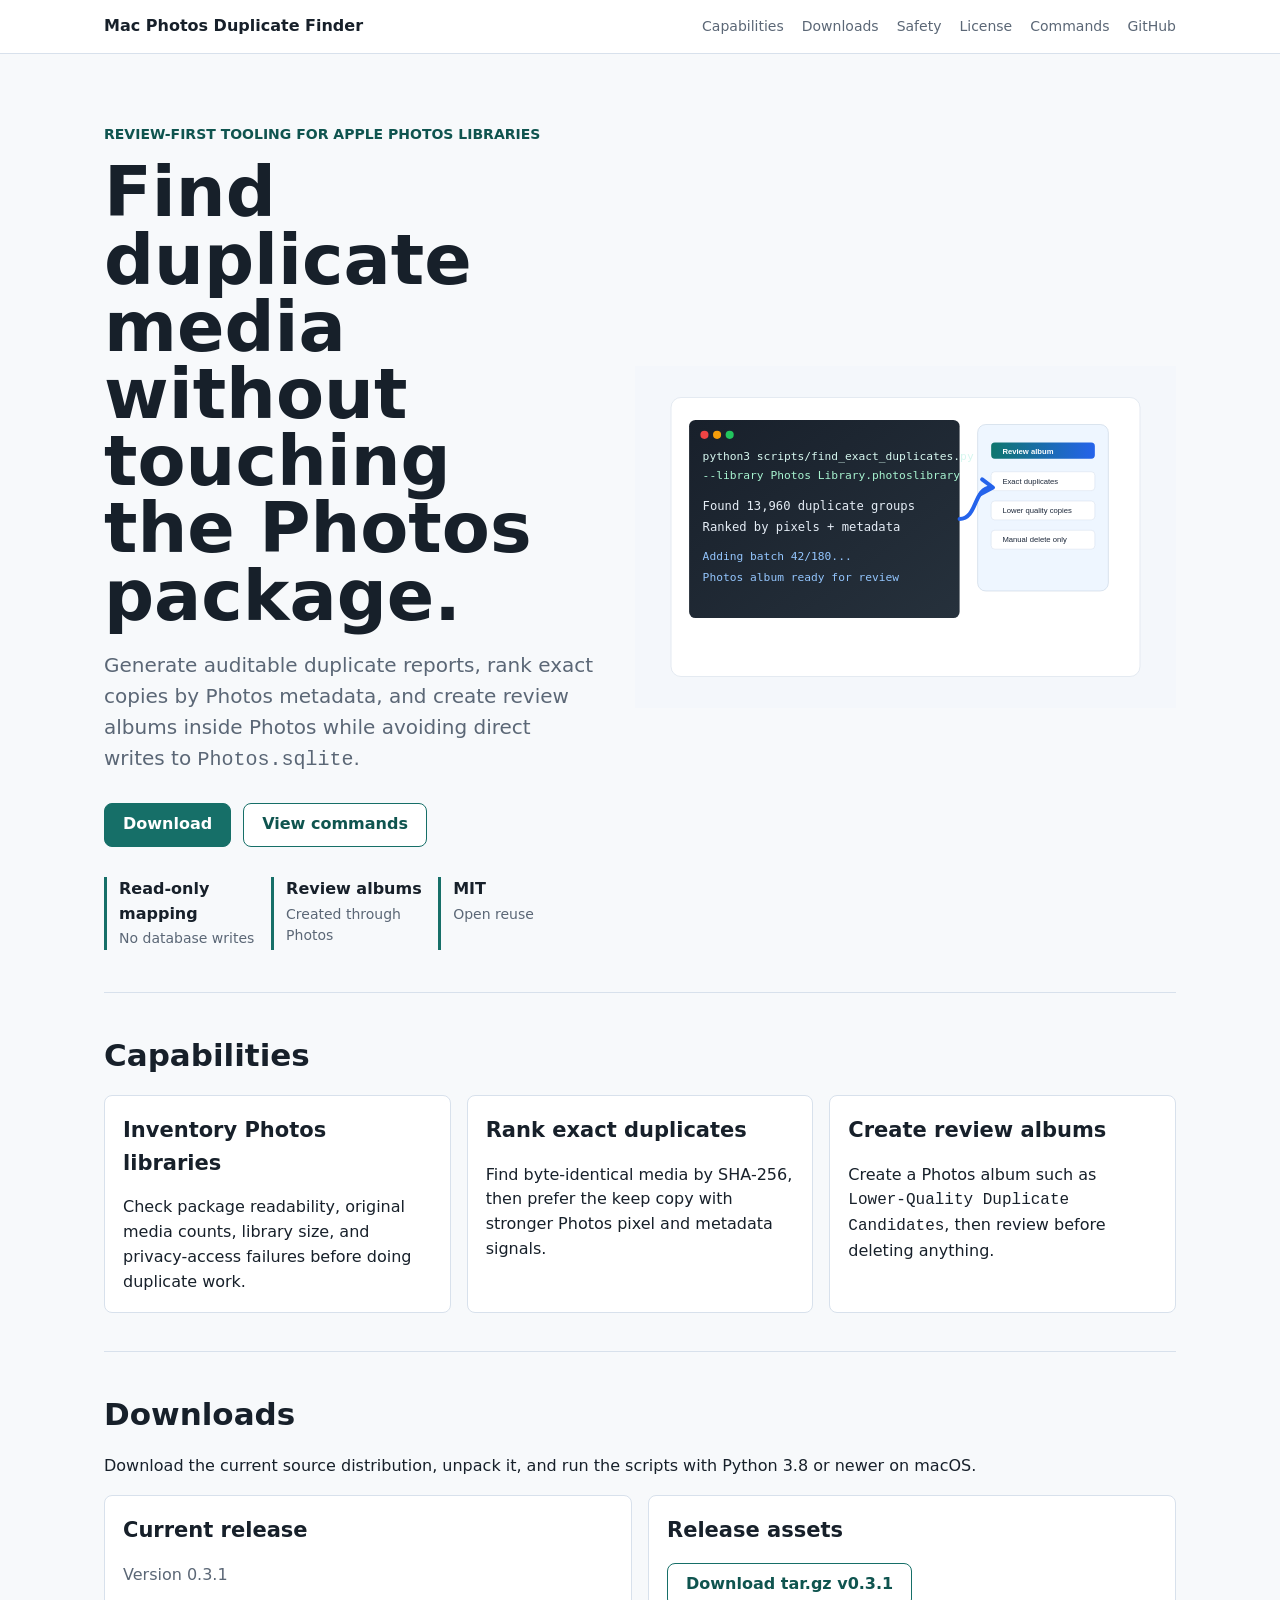
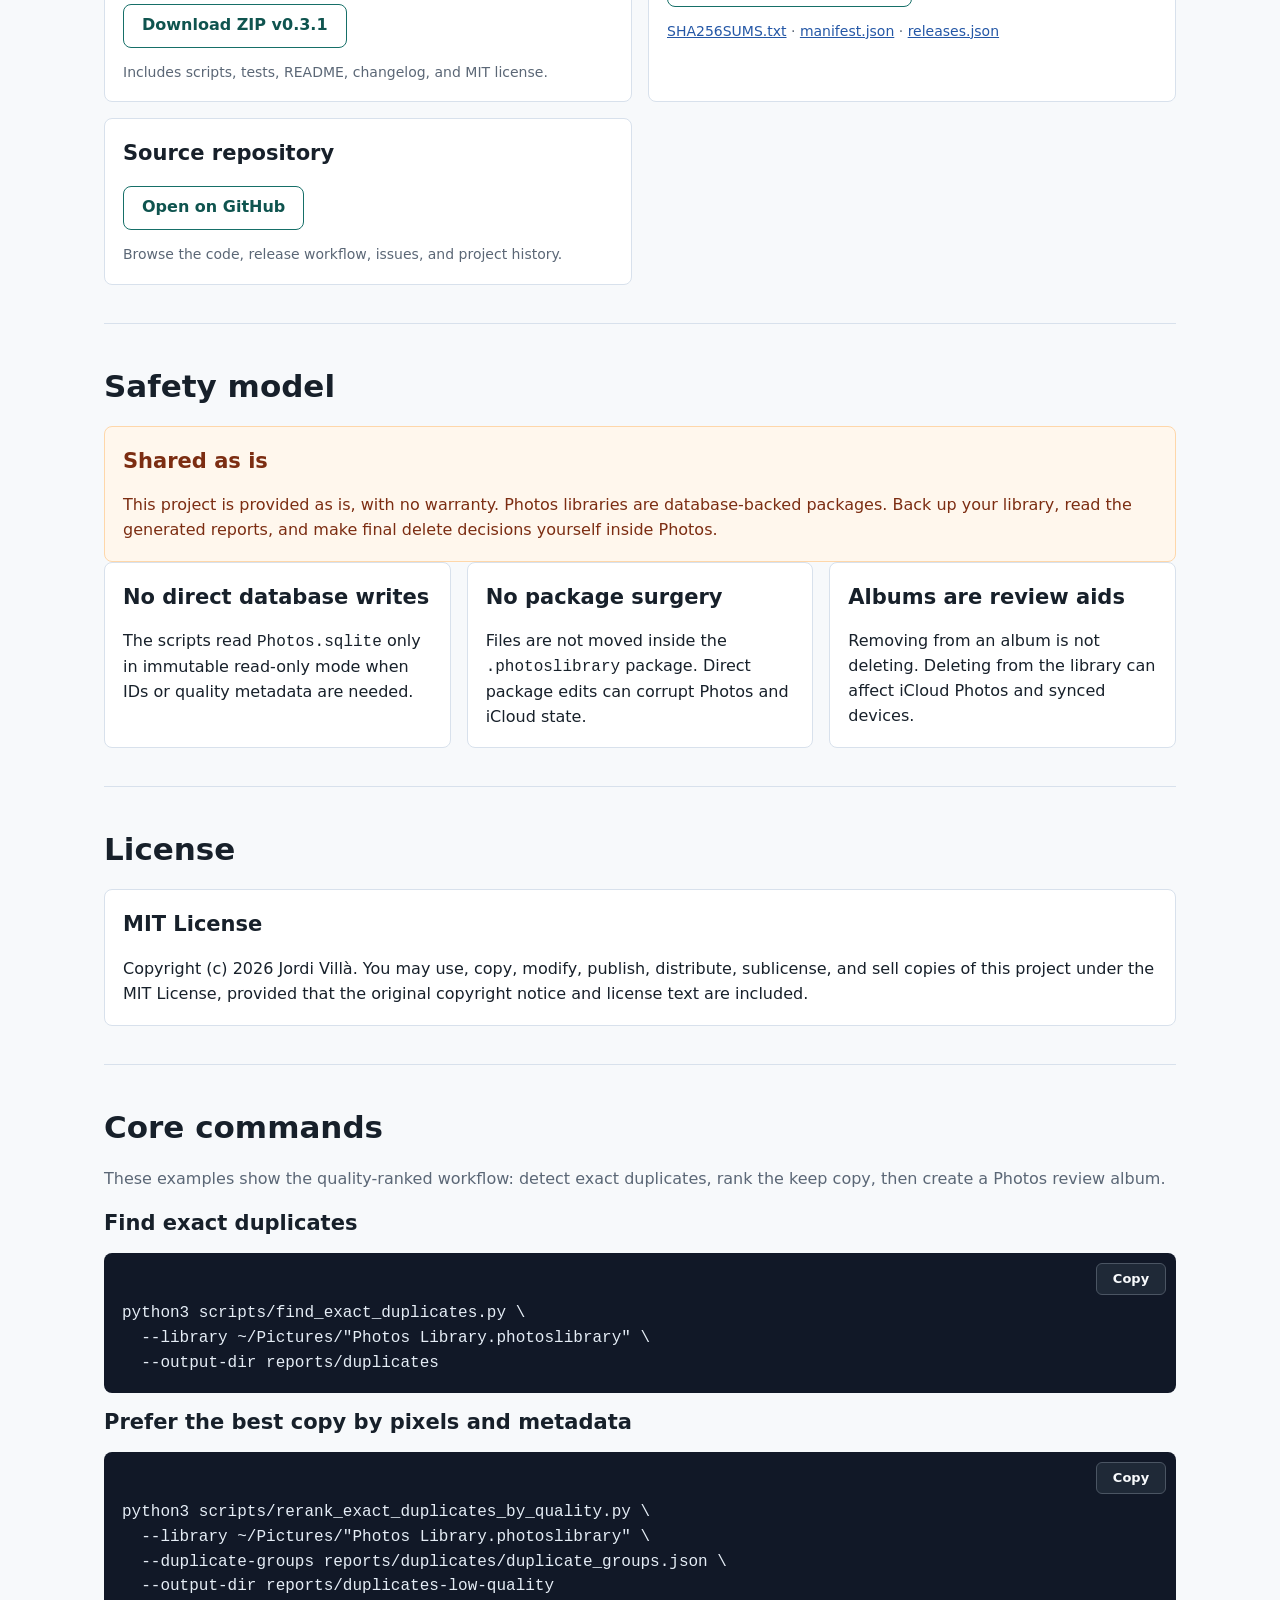
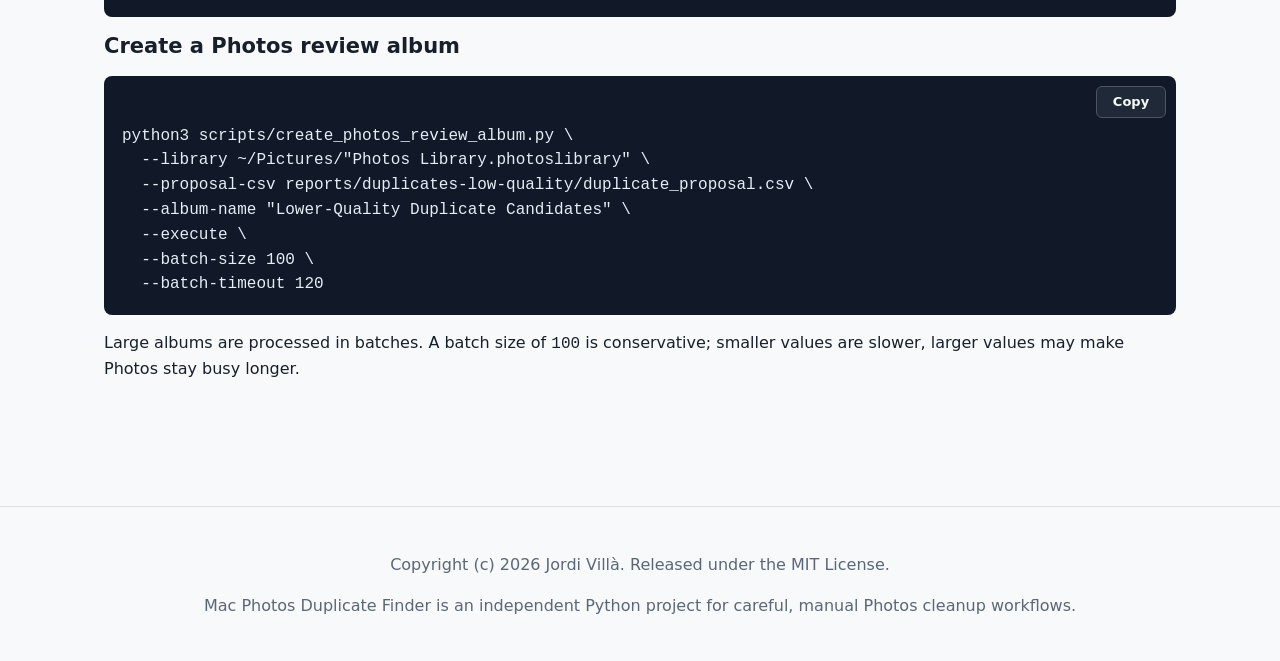
<file: docs/index.html>
<!doctype html>
<html lang="en">
  <head>
    <meta charset="utf-8">
    <meta name="viewport" content="width=device-width, initial-scale=1">
    <title>Mac Photos Duplicate Finder | Review-first cleanup tools for Apple Photos</title>
    <meta name="description" content="A review-first toolkit for macOS Photos libraries: exact duplicate reports, quality-ranked keep decisions, and Photos review albums without editing Photos.sqlite.">
    <meta name="keywords" content="macOS Photos duplicates, Apple Photos duplicate finder, Photos library cleanup, duplicate photos Mac, Photos.sqlite safe read only, iCloud Photos duplicate review">
    <meta name="robots" content="index, follow">
    <link rel="canonical" href="https://macphotosduplicatefinder.org/">
    <meta property="og:title" content="Mac Photos Duplicate Finder">
    <meta property="og:description" content="Review-first Python tools for duplicate reports and Photos review albums on macOS.">
    <meta property="og:type" content="website">
    <meta property="og:url" content="https://macphotosduplicatefinder.org/">
    <meta property="og:image" content="https://macphotosduplicatefinder.org/assets/hero-terminal.svg">
    <meta name="twitter:card" content="summary_large_image">
    <meta name="twitter:title" content="Mac Photos Duplicate Finder">
    <meta name="twitter:description" content="Find, rank, and review duplicate candidates in macOS Photos without direct library edits.">
    <meta name="twitter:image" content="https://macphotosduplicatefinder.org/assets/hero-terminal.svg">
    <link rel="stylesheet" href="assets/site.css">
    <script src="assets/site.js" defer></script>
    <script type="application/ld+json">
      {
        "@context": "https://schema.org",
        "@type": "SoftwareSourceCode",
        "name": "Mac Photos Duplicate Finder",
        "description": "Python scripts for inspecting macOS Photos libraries, finding duplicate media, ranking duplicate copies by quality, and creating Photos review albums.",
        "programmingLanguage": "Python",
        "operatingSystem": "macOS",
        "codeRepository": "https://github.com/JordiVillaFreixa/mac-photos-duplicate-finder",
        "license": "https://github.com/JordiVillaFreixa/mac-photos-duplicate-finder/blob/main/LICENSE",
        "keywords": "macOS Photos duplicates, duplicate finder, Photos library, Python"
      }
    </script>
  </head>
  <body>
    <header class="site-header">
      <nav class="nav" aria-label="Primary navigation">
        <a class="brand" href="./">Mac Photos Duplicate Finder</a>
        <div class="nav-links">
          <a href="#capabilities">Capabilities</a>
          <a href="#downloads">Downloads</a>
          <a href="#safety">Safety</a>
          <a href="#license">License</a>
          <a href="#commands">Commands</a>
          <a href="https://github.com/JordiVillaFreixa/mac-photos-duplicate-finder">GitHub</a>
        </div>
      </nav>
    </header>

    <div class="hero">
      <div>
        <p class="eyebrow">Review-first tooling for Apple Photos libraries</p>
        <h1>Find duplicate media without touching the Photos package.</h1>
        <p class="lead">Generate auditable duplicate reports, rank exact copies by Photos metadata, and create review albums inside Photos while avoiding direct writes to <code>Photos.sqlite</code>.</p>
        <div class="actions">
          <a class="button primary" href="#downloads">Download</a>
          <a class="button secondary" href="#commands">View commands</a>
        </div>
        <dl class="hero-stats" aria-label="Project highlights">
          <div>
            <dt>Read-only mapping</dt>
            <dd>No database writes</dd>
          </div>
          <div>
            <dt>Review albums</dt>
            <dd>Created through Photos</dd>
          </div>
          <div>
            <dt>MIT</dt>
            <dd>Open reuse</dd>
          </div>
        </dl>
      </div>
      <div class="hero-media" aria-hidden="true">
        <img src="assets/hero-terminal.svg" alt="">
      </div>
    </div>

    <main>
      <section id="capabilities">
        <h2>Capabilities</h2>
        <div class="grid">
          <article class="card">
            <h3>Inventory Photos libraries</h3>
            <p>Check package readability, original media counts, library size, and privacy-access failures before doing duplicate work.</p>
          </article>
          <article class="card">
            <h3>Rank exact duplicates</h3>
            <p>Find byte-identical media by SHA-256, then prefer the keep copy with stronger Photos pixel and metadata signals.</p>
          </article>
          <article class="card">
            <h3>Create review albums</h3>
            <p>Create a Photos album such as <code>Lower-Quality Duplicate Candidates</code>, then review before deleting anything.</p>
          </article>
        </div>
      </section>

      <section id="downloads">
        <h2>Downloads</h2>
        <p>Download the current source distribution, unpack it, and run the scripts with Python 3.8 or newer on macOS.</p>
        <div class="downloads">
          <article class="card">
            <h3>Current release</h3>
            <p class="release-version">Version 0.3.1</p>
            <p><a class="button secondary" href="downloads/mac-photos-duplicate-finder-0.3.1.zip">Download ZIP v0.3.1</a></p>
            <p class="download-meta">Includes scripts, tests, README, changelog, and MIT license.</p>
          </article>
          <article class="card">
            <h3>Release assets</h3>
            <p><a class="button secondary" href="downloads/mac-photos-duplicate-finder-0.3.1.tar.gz">Download tar.gz v0.3.1</a></p>
            <p class="download-meta"><a href="downloads/SHA256SUMS.txt">SHA256SUMS.txt</a> · <a href="downloads/manifest.json">manifest.json</a> · <a href="downloads/releases.json">releases.json</a></p>
          </article>
          <article class="card">
            <h3>Source repository</h3>
            <p><a class="button secondary" href="https://github.com/JordiVillaFreixa/mac-photos-duplicate-finder">Open on GitHub</a></p>
            <p class="download-meta">Browse the code, release workflow, issues, and project history.</p>
          </article>
        </div>
      </section>

      <section id="safety">
        <h2>Safety model</h2>
        <div class="warning">
          <h3>Shared as is</h3>
          <p>This project is provided as is, with no warranty. Photos libraries are database-backed packages. Back up your library, read the generated reports, and make final delete decisions yourself inside Photos.</p>
        </div>
        <div class="grid">
          <article class="card">
            <h3>No direct database writes</h3>
            <p>The scripts read <code>Photos.sqlite</code> only in immutable read-only mode when IDs or quality metadata are needed.</p>
          </article>
          <article class="card">
            <h3>No package surgery</h3>
            <p>Files are not moved inside the <code>.photoslibrary</code> package. Direct package edits can corrupt Photos and iCloud state.</p>
          </article>
          <article class="card">
            <h3>Albums are review aids</h3>
            <p>Removing from an album is not deleting. Deleting from the library can affect iCloud Photos and synced devices.</p>
          </article>
        </div>
      </section>

      <section id="license">
        <h2>License</h2>
        <div class="card">
          <h3>MIT License</h3>
          <p>Copyright (c) 2026 Jordi Villà. You may use, copy, modify, publish, distribute, sublicense, and sell copies of this project under the MIT License, provided that the original copyright notice and license text are included.</p>
        </div>
      </section>

      <section id="commands">
        <h2>Core commands</h2>
        <p class="section-intro">These examples show the quality-ranked workflow: detect exact duplicates, rank the keep copy, then create a Photos review album.</p>
        <h3>Find exact duplicates</h3>
        <div class="command-block">
          <button class="copy-button" type="button" data-copy-target="cmd-exact" aria-label="Copy exact duplicate command">Copy</button>
          <pre><code id="cmd-exact">python3 scripts/find_exact_duplicates.py \
  --library ~/Pictures/"Photos Library.photoslibrary" \
  --output-dir reports/duplicates</code></pre>
        </div>

        <h3>Prefer the best copy by pixels and metadata</h3>
        <div class="command-block">
          <button class="copy-button" type="button" data-copy-target="cmd-quality" aria-label="Copy quality ranking command">Copy</button>
          <pre><code id="cmd-quality">python3 scripts/rerank_exact_duplicates_by_quality.py \
  --library ~/Pictures/"Photos Library.photoslibrary" \
  --duplicate-groups reports/duplicates/duplicate_groups.json \
  --output-dir reports/duplicates-low-quality</code></pre>
        </div>

        <h3>Create a Photos review album</h3>
        <div class="command-block">
          <button class="copy-button" type="button" data-copy-target="cmd-album" aria-label="Copy Photos album command">Copy</button>
          <pre><code id="cmd-album">python3 scripts/create_photos_review_album.py \
  --library ~/Pictures/"Photos Library.photoslibrary" \
  --proposal-csv reports/duplicates-low-quality/duplicate_proposal.csv \
  --album-name "Lower-Quality Duplicate Candidates" \
  --execute \
  --batch-size 100 \
  --batch-timeout 120</code></pre>
        </div>
        <p>Large albums are processed in batches. A batch size of <code>100</code> is conservative; smaller values are slower, larger values may make Photos stay busy longer.</p>
      </section>
    </main>

    <footer class="site-footer">
      <p>Copyright (c) 2026 Jordi Villà. Released under the MIT License.</p>
      <p>Mac Photos Duplicate Finder is an independent Python project for careful, manual Photos cleanup workflows.</p>
    </footer>
  </body>
</html>
</file>
<file: docs/assets/site.css>
:root {
  color-scheme: light;
  --bg: #f7f9fb;
  --text: #17202a;
  --muted: #5b6776;
  --line: #d8e1ec;
  --panel: #ffffff;
  --accent: #166f68;
  --accent-strong: #0f544f;
  --blue: #2457a6;
  --code: #111827;
  --warning: #7c2d12;
  --warning-bg: #fff7ed;
}

* {
  box-sizing: border-box;
}

body {
  margin: 0;
  background: var(--bg);
  color: var(--text);
  font-family: Inter, ui-sans-serif, system-ui, -apple-system, BlinkMacSystemFont, "Segoe UI", sans-serif;
  line-height: 1.55;
}

a {
  color: var(--blue);
}

.site-header {
  border-bottom: 1px solid var(--line);
  background: rgba(255, 255, 255, 0.92);
  position: sticky;
  top: 0;
  z-index: 10;
  backdrop-filter: blur(12px);
}

.nav {
  max-width: 1120px;
  margin: 0 auto;
  padding: 14px 24px;
  display: flex;
  align-items: center;
  justify-content: space-between;
  gap: 18px;
}

.brand {
  color: var(--text);
  font-weight: 750;
  text-decoration: none;
}

.nav-links {
  display: flex;
  gap: 18px;
  flex-wrap: wrap;
  font-size: 14px;
}

.nav-links a {
  color: var(--muted);
  text-decoration: none;
}

.hero {
  max-width: 1120px;
  margin: 0 auto;
  padding: 70px 24px 42px;
  display: grid;
  grid-template-columns: minmax(0, 0.95fr) minmax(360px, 1.05fr);
  gap: 42px;
  align-items: center;
}

.eyebrow {
  margin: 0 0 14px;
  color: var(--accent-strong);
  font-size: 14px;
  font-weight: 800;
  text-transform: uppercase;
}

.hero h1 {
  margin: 0 0 18px;
  font-size: clamp(42px, 7vw, 70px);
  line-height: 0.96;
  letter-spacing: 0;
}

.lead {
  font-size: 20px;
  color: var(--muted);
  max-width: 650px;
}

.hero-media img {
  display: block;
  width: 100%;
  height: auto;
}

.hero-stats {
  display: grid;
  grid-template-columns: repeat(3, minmax(0, 1fr));
  gap: 12px;
  margin: 30px 0 0;
}

.hero-stats div {
  border-left: 3px solid var(--accent);
  padding-left: 12px;
}

.hero-stats dt {
  font-weight: 800;
}

.hero-stats dd {
  margin: 2px 0 0;
  color: var(--muted);
  font-size: 14px;
}

.actions {
  display: flex;
  flex-wrap: wrap;
  gap: 12px;
  margin-top: 28px;
}

.button {
  display: inline-flex;
  align-items: center;
  justify-content: center;
  min-height: 44px;
  padding: 0 18px;
  border-radius: 8px;
  border: 1px solid var(--accent);
  text-decoration: none;
  font-weight: 700;
}

.button.primary {
  background: var(--accent);
  color: #ffffff;
}

.button.secondary {
  background: #ffffff;
  color: var(--accent-strong);
}

main {
  max-width: 1120px;
  margin: 0 auto;
  padding: 0 24px 70px;
}

section {
  padding: 38px 0;
  border-top: 1px solid var(--line);
}

h2 {
  font-size: 31px;
  margin: 0 0 16px;
  letter-spacing: 0;
}

h3 {
  font-size: 21px;
  margin: 0 0 10px;
  letter-spacing: 0;
}

.grid {
  display: grid;
  grid-template-columns: repeat(3, minmax(0, 1fr));
  gap: 16px;
}

.card {
  background: var(--panel);
  border: 1px solid var(--line);
  border-radius: 8px;
  padding: 18px;
}

.card p,
.warning p {
  margin-bottom: 0;
}

.command-block {
  position: relative;
}

.command-block pre {
  padding-top: 48px;
}

pre {
  overflow: auto;
  background: var(--code);
  color: #e5edf6;
  border-radius: 8px;
  padding: 18px;
}

code {
  font-family: Menlo, Consolas, monospace;
}

.copy-button {
  position: absolute;
  top: 10px;
  right: 10px;
  min-width: 70px;
  min-height: 32px;
  border: 1px solid #4b5563;
  border-radius: 6px;
  background: #1f2937;
  color: #f8fafc;
  font: inherit;
  font-size: 13px;
  font-weight: 700;
  cursor: pointer;
}

.copy-button:hover {
  background: #374151;
}

.downloads {
  display: grid;
  grid-template-columns: repeat(2, minmax(0, 1fr));
  gap: 16px;
}

.download-meta {
  color: var(--muted);
  font-size: 14px;
  overflow-wrap: anywhere;
}

.release-version,
.section-intro {
  color: var(--muted);
}

.warning {
  background: var(--warning-bg);
  color: var(--warning);
  border: 1px solid #fed7aa;
  border-radius: 8px;
  padding: 18px;
}

.site-footer {
  border-top: 1px solid var(--line);
  padding: 30px 24px;
  color: var(--muted);
  text-align: center;
}

@media (max-width: 860px) {
  .hero {
    grid-template-columns: 1fr;
    padding-top: 42px;
  }

  .grid,
  .downloads,
  .hero-stats {
    grid-template-columns: 1fr;
  }

  .nav {
    align-items: flex-start;
    flex-direction: column;
  }
}
</file>
